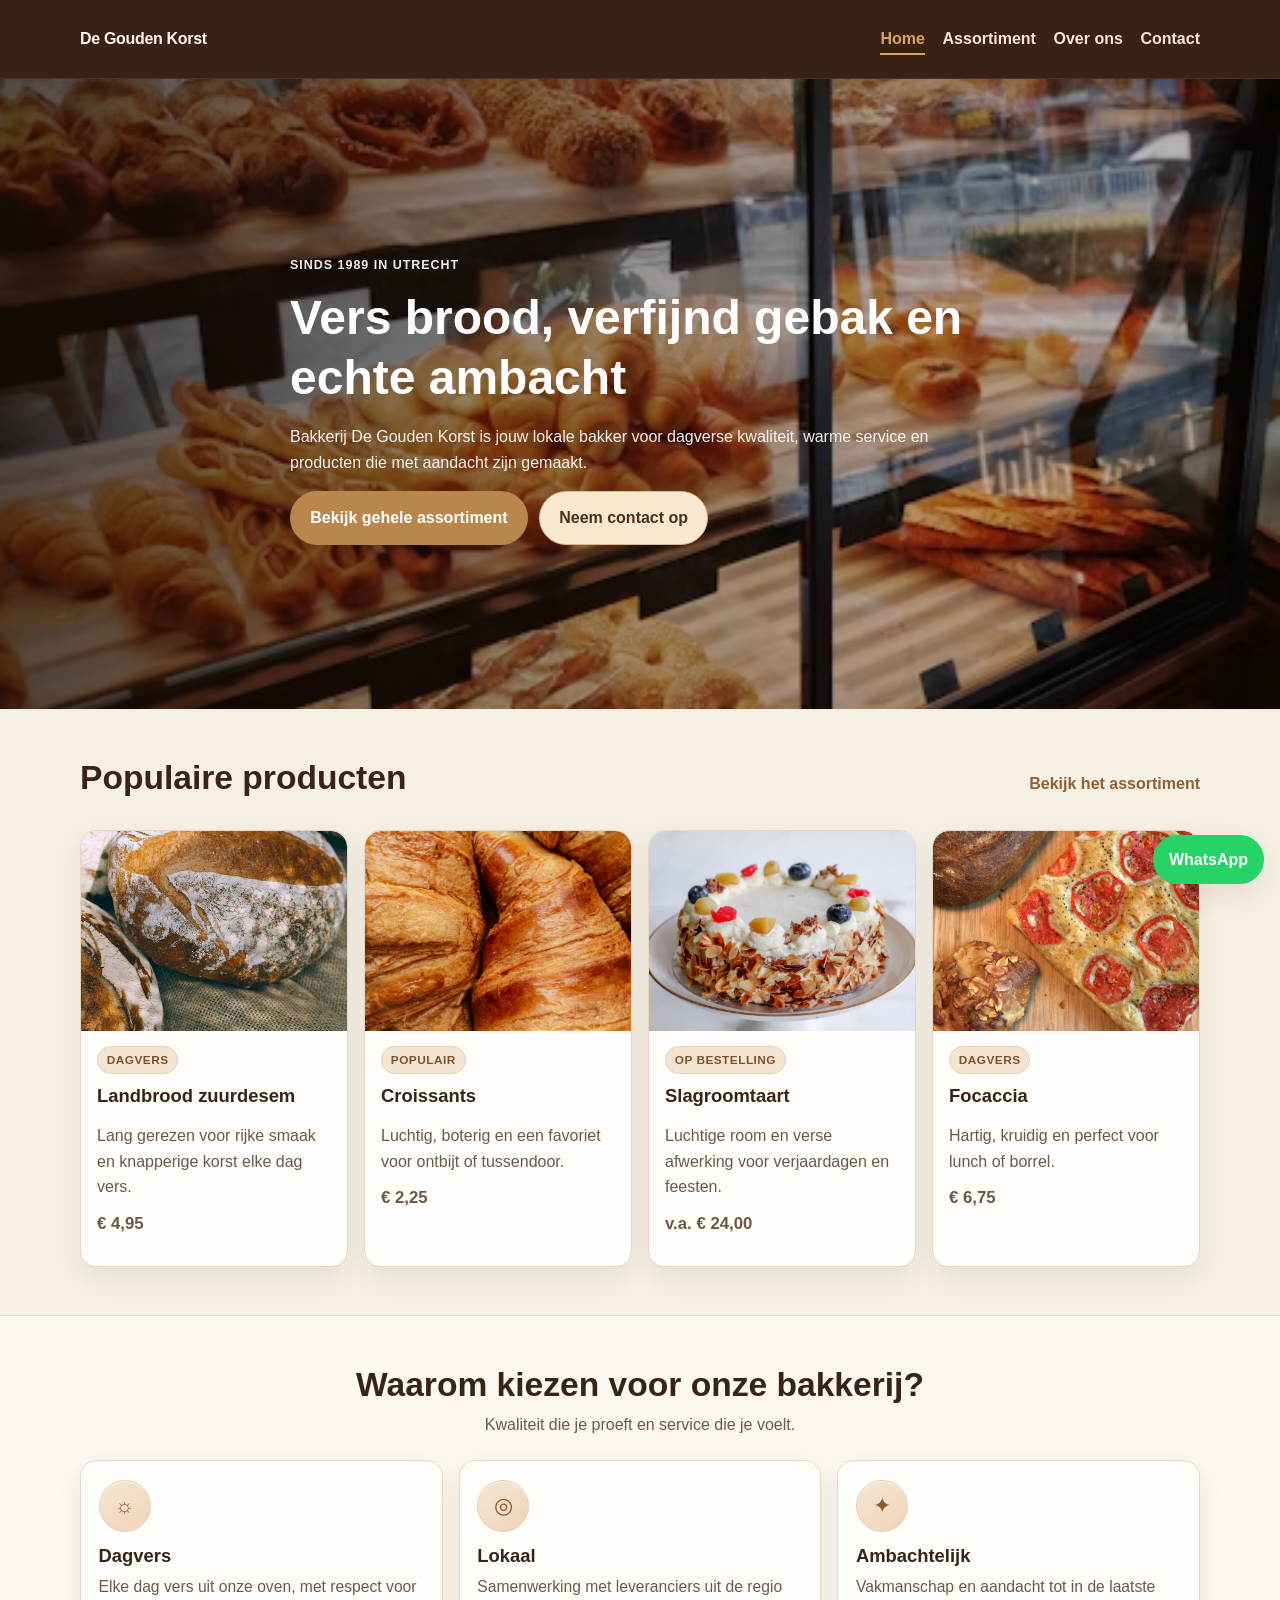
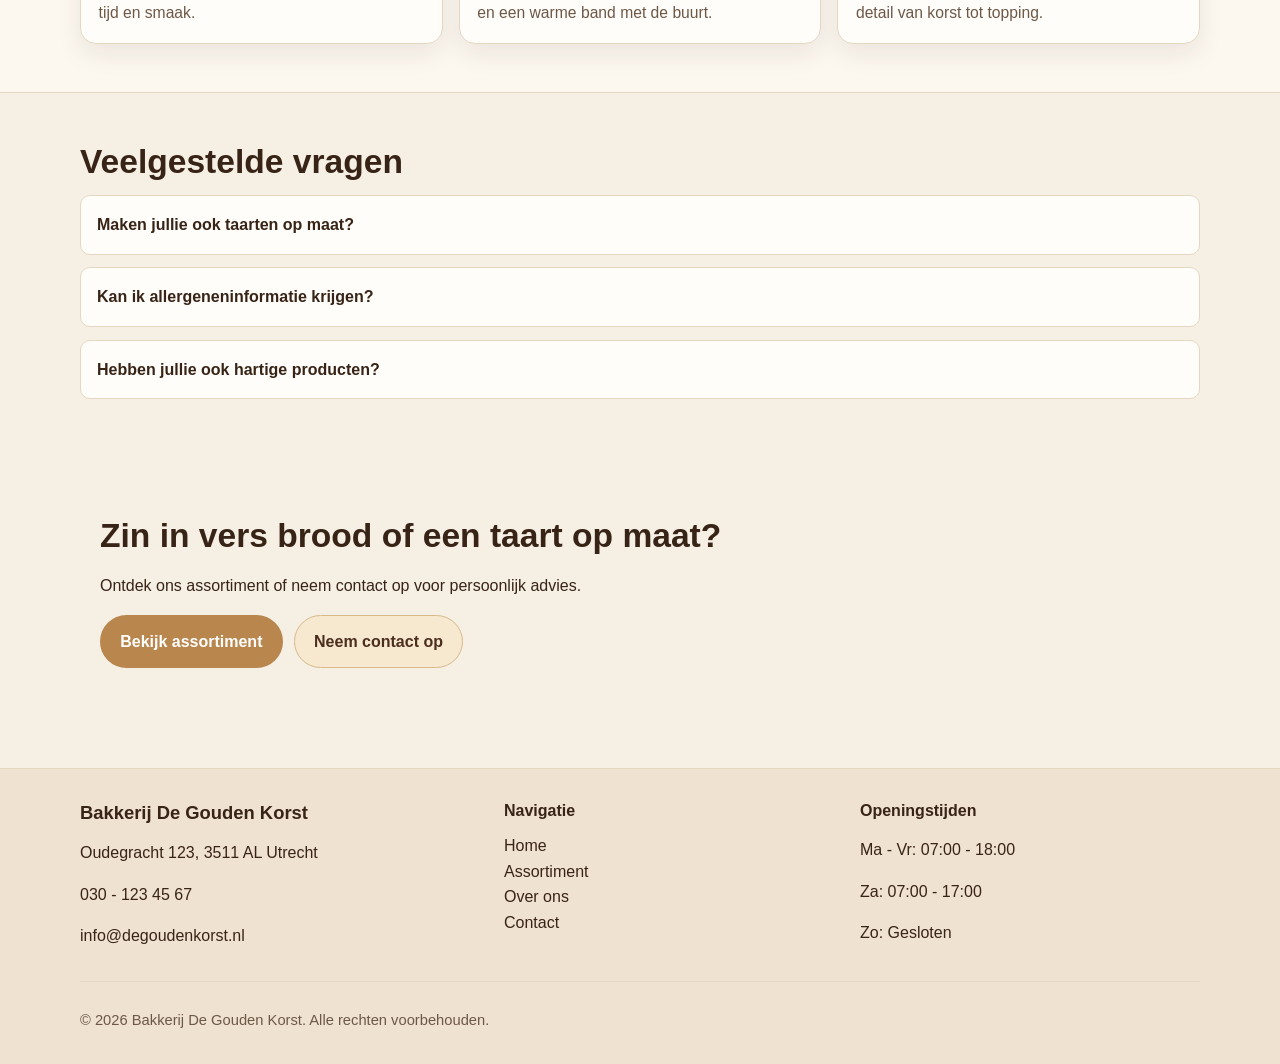
<file: index.html>
<!DOCTYPE html>
<html lang="nl">
<head>
  <meta charset="UTF-8" />
  <meta name="viewport" content="width=device-width, initial-scale=1.0" />
  <title>Bakkerij De Gouden Korst | Ambachtelijke bakkerij in Utrecht</title>
  <meta name="description" content="Bakkerij De Gouden Korst: dagvers brood, hartige specialiteiten en taarten op maat. Ambachtelijk, lokaal en professioneel." />
  <link rel="stylesheet" href="css/style.css" />
  <script defer src="js/main.js"></script>
</head>
<body>
  <header class="site-header">
    <div class="container nav-wrap">
      <a href="index.html" class="logo">De Gouden Korst</a>
      <button class="nav-toggle" aria-label="Open navigatie" aria-expanded="false">
        <span></span><span></span><span></span>
      </button>
      <nav class="site-nav" aria-label="Hoofdnavigatie">
        <ul>
          <li><a class="active" href="index.html">Home</a></li>
          <li><a href="assortiment.html">Assortiment</a></li>
          <li><a href="over-ons.html">Over ons</a></li>
          <li><a href="contact.html">Contact</a></li>
        </ul>
      </nav>
    </div>
  </header>

  <main>
    <section class="hero">
      <img class="hero-bg" src="Images/hero-bakkerij.avif" alt="Ambachtelijke bakkerij met vers brood in de vitrine" />
      <div class="hero-overlay"></div>
      <div class="container hero-content">
        <p class="eyebrow">Sinds 1989 in Utrecht</p>
        <h1>Vers brood, verfijnd gebak en echte ambacht</h1>
        <p>
          Bakkerij De Gouden Korst is jouw lokale bakker voor dagverse kwaliteit,
          warme service en producten die met aandacht zijn gemaakt.
        </p>
        <div class="hero-cta">
          <a class="btn btn-primary" href="assortiment.html">Bekijk gehele assortiment</a>
          <a class="btn btn-secondary" href="contact.html">Neem contact op</a>
        </div>
      </div>
    </section>

       <section class="section home-products">
      <div class="container">
        <div class="section-head">
          <h2>Populaire producten</h2>
          <a class="text-link" href="assortiment.html">Bekijk het assortiment</a>
        </div>

        <div class="assortiment-grid">
          <article class="assortiment-card">
            <img src="Images/zuurdesem-brood.avif" alt="Ambachtelijk zuurdesem landbrood met stevige korst" />
            <div class="assortiment-card-body">
              <span class="product-label">Dagvers</span>
              <h3>Landbrood zuurdesem</h3>
              <p>Lang gerezen voor rijke smaak en knapperige korst elke dag vers.</p>
              <p class="product-price">€ 4,95</p>
            </div>
          </article>

          <article class="assortiment-card">
            <img src="Images/croissants.avif" alt="Goudbruine roomboter croissants" />
            <div class="assortiment-card-body">
              <span class="product-label">Populair</span>
              <h3>Croissants</h3>
              <p>Luchtig, boterig en een favoriet voor ontbijt of tussendoor.</p>
              <p class="product-price">€ 2,25</p>
            </div>
          </article>

          <article class="assortiment-card">
            <img src="Images/slagroomtaart.avif" alt="Feestelijke slagroomtaart met verse decoratie" />
            <div class="assortiment-card-body">
              <span class="product-label">Op bestelling</span>
              <h3>Slagroomtaart</h3>
              <p>Luchtige room en verse afwerking voor verjaardagen en feesten.</p>
              <p class="product-price">v.a. € 24,00</p>
            </div>
          </article>

          <article class="assortiment-card">
            <img src="Images/focaccia.avif" alt="Hartige focaccia met olijfolie en kruiden" />
            <div class="assortiment-card-body">
              <span class="product-label">Dagvers</span>
              <h3>Focaccia</h3>
              <p>Hartig, kruidig en perfect voor lunch of borrel.</p>
              <p class="product-price">€ 6,75</p>
            </div>
          </article>
        </div>
      </div>
    </section>

    <section class="section section-soft home-why">
      <div class="container">
        <h2>Waarom kiezen voor onze bakkerij?</h2>
        <p class="home-why-intro">Kwaliteit die je proeft en service die je voelt.</p>

        <div class="home-benefits-grid">
          <article class="benefit-premium-card">
            <div class="benefit-mark"><span class="benefit-symbol" aria-hidden="true">☼</span></div>
            <h3>Dagvers</h3>
            <p>Elke dag vers uit onze oven, met respect voor tijd en smaak.</p>
          </article>

          <article class="benefit-premium-card">
            <div class="benefit-mark"><span class="benefit-symbol" aria-hidden="true">◎</span></div>
            <h3>Lokaal</h3>
            <p>Samenwerking met leveranciers uit de regio en een warme band met de buurt.</p>
          </article>

          <article class="benefit-premium-card">
            <div class="benefit-mark"><span class="benefit-symbol" aria-hidden="true">✦</span></div>
            <h3>Ambachtelijk</h3>
            <p>Vakmanschap en aandacht tot in de laatste detail van korst tot topping.</p>
          </article>
        </div>
      </div>
    </section>

    <section class="section">
      <div class="container">
        <h2>Veelgestelde vragen</h2>
        <div class="faq-list">
          <article class="faq-item">
            <button class="faq-question" aria-expanded="false">Maken jullie ook taarten op maat?</button>
            <div class="faq-answer">
              <p>Ja, we maken taarten op maat voor verjaardagen, bruiloften en zakelijke events.</p>
            </div>
          </article>

          <article class="faq-item">
            <button class="faq-question" aria-expanded="false">Kan ik allergeneninformatie krijgen?</button>
            <div class="faq-answer">
              <p>Zeker, we geven per product duidelijke informatie over allergenen.</p>
            </div>
          </article>

          <article class="faq-item">
            <button class="faq-question" aria-expanded="false">Hebben jullie ook hartige producten?</button>
            <div class="faq-answer">
              <p>Ja, van focaccia tot wisselende hartige specialiteiten uit eigen keuken.</p>
            </div>
          </article>
        </div>
      </div>
    </section>

    <section class="section">
      <div class="container cta-panel">
        <h2>Zin in vers brood of een taart op maat?</h2>
        <p>Ontdek ons assortiment of neem contact op voor persoonlijk advies.</p>
        <div class="hero-cta">
          <a class="btn btn-primary" href="assortiment.html">Bekijk assortiment</a>
          <a class="btn btn-secondary" href="contact.html">Neem contact op</a>
        </div>
      </div>
    </section>
  </main>

  <a class="whatsapp-btn" href="https://wa.me/31612345678" target="_blank" rel="noopener" aria-label="Open WhatsApp chat met Bakkerij De Gouden Korst">WhatsApp</a>

  <footer class="site-footer">
    <div class="container footer-grid">
      <div>
        <h3>Bakkerij De Gouden Korst</h3>
        <p>Oudegracht 123, 3511 AL Utrecht</p>
        <p><a href="tel:+31301234567">030 - 123 45 67</a></p>
        <p><a href="mailto:info@degoudenkorst.nl">info@degoudenkorst.nl</a></p>
      </div>
      <div>
        <h4>Navigatie</h4>
        <ul>
          <li><a href="index.html">Home</a></li>
          <li><a href="assortiment.html">Assortiment</a></li>
          <li><a href="over-ons.html">Over ons</a></li>
          <li><a href="contact.html">Contact</a></li>
        </ul>
      </div>
      <div>
        <h4>Openingstijden</h4>
        <p>Ma - Vr: 07:00 - 18:00</p>
        <p>Za: 07:00 - 17:00</p>
        <p>Zo: Gesloten</p>
      </div>
    </div>
    <div class="container footer-bottom">
      <p>&copy; 2026 Bakkerij De Gouden Korst. Alle rechten voorbehouden.</p>
    </div>
  </footer>
</body>
</html>
</file>
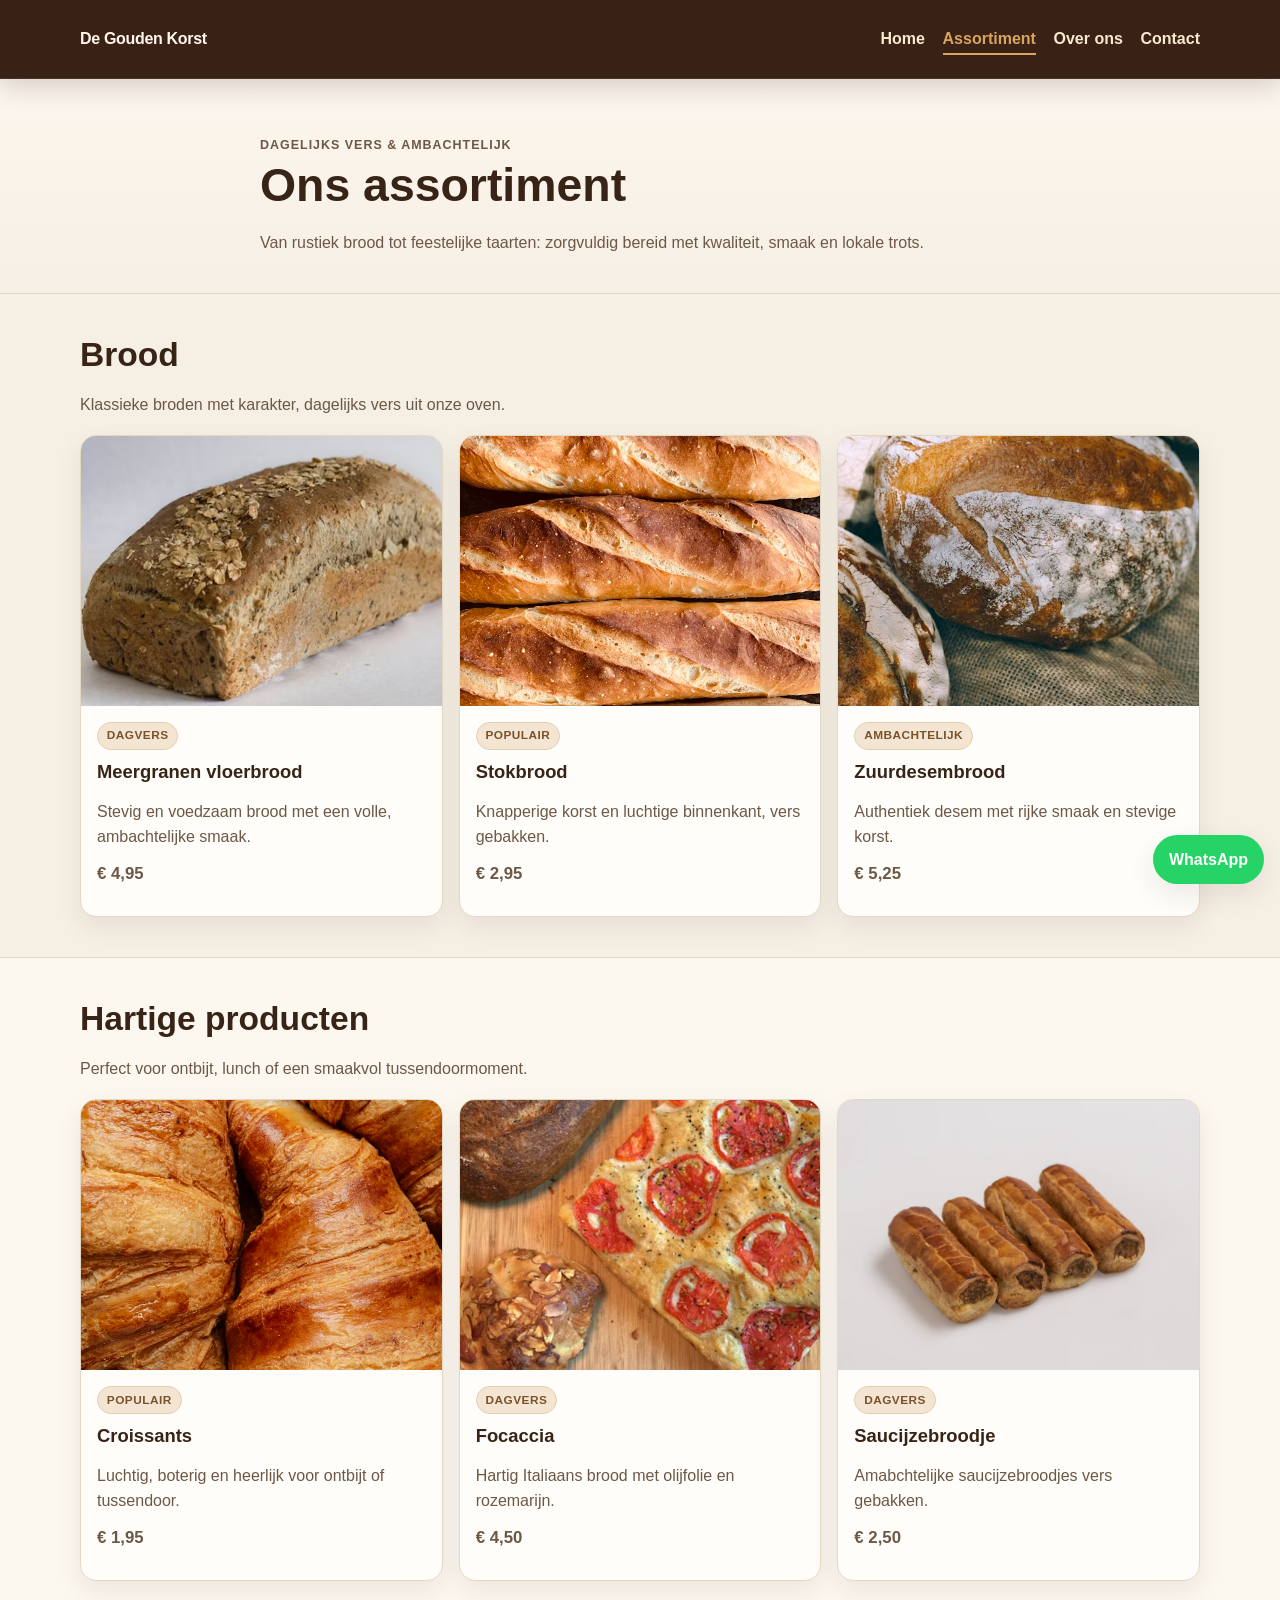
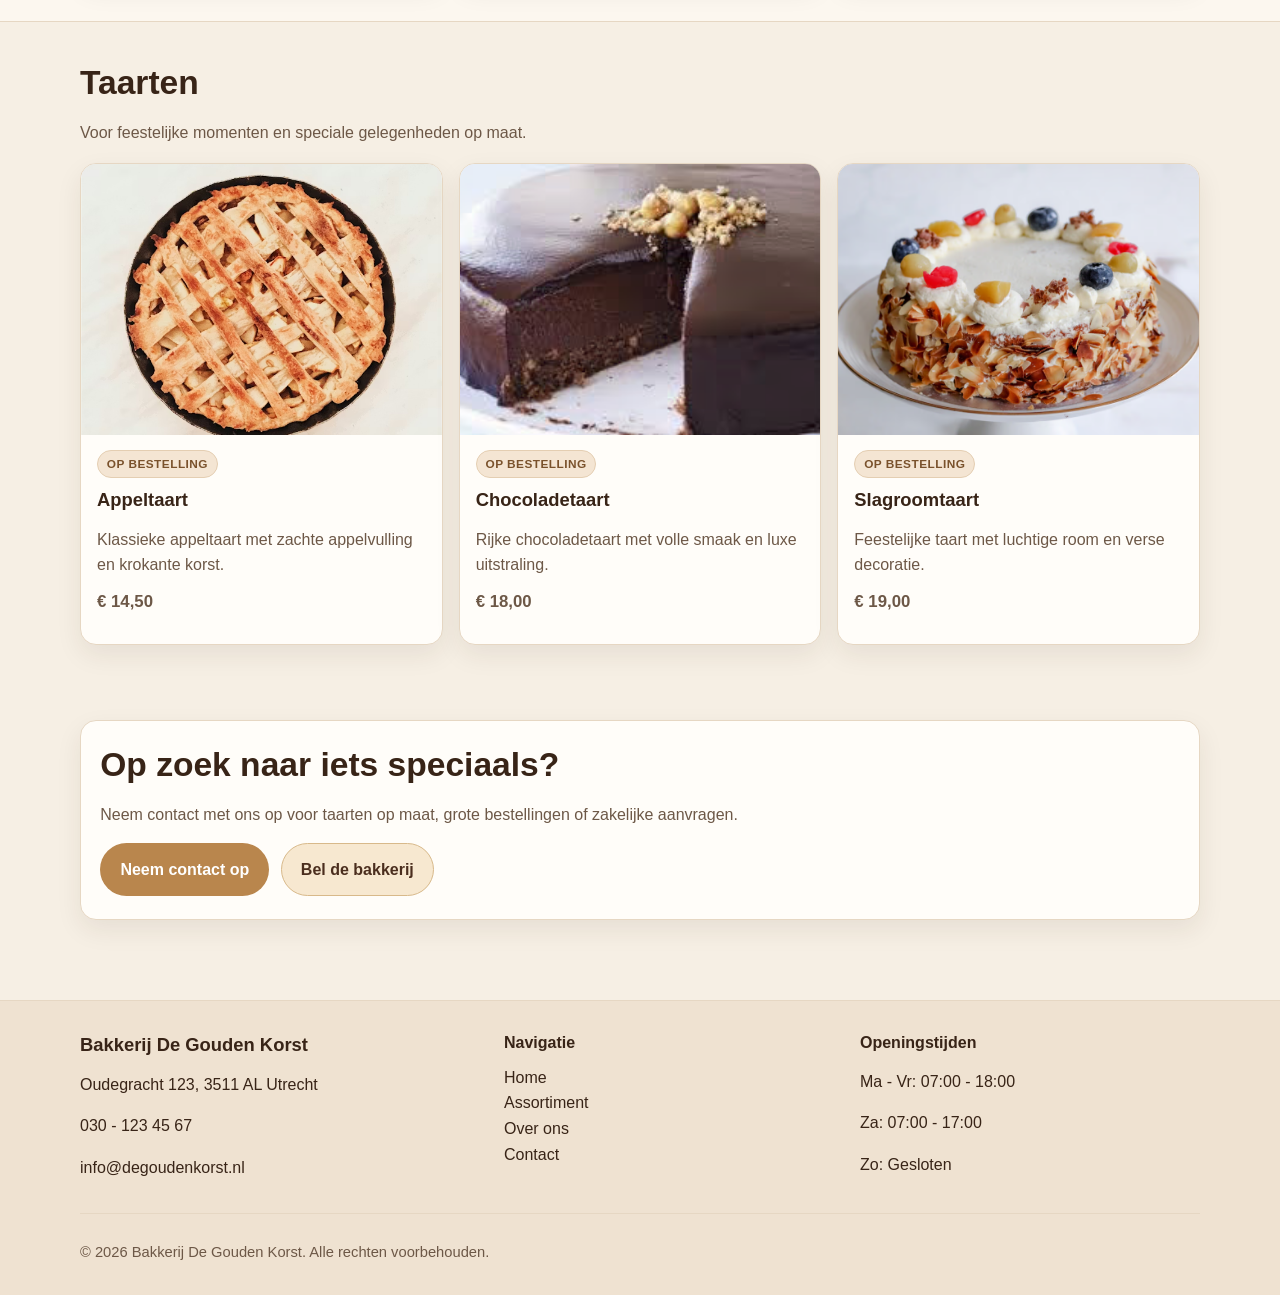
<file: assortiment.html>
<!DOCTYPE html>
<html lang="nl">
<head>
  <meta charset="UTF-8" />
  <meta name="viewport" content="width=device-width, initial-scale=1.0" />
  <title>Assortiment | Bakkerij De Gouden Korst</title>
  <meta name="description" content="Ontdek het assortiment van Bakkerij De Gouden Korst: ambachtelijk brood, hartige producten en taarten, dagelijks vers bereid." />
  <link rel="stylesheet" href="css/style.css" />
  <script defer src="js/main.js"></script>
</head>
<body>
  <header class="site-header">
    <div class="container nav-wrap">
      <a href="index.html" class="logo">De Gouden Korst</a>
      <button class="nav-toggle" aria-label="Open navigatie" aria-expanded="false">
        <span></span><span></span><span></span>
      </button>
      <nav class="site-nav" aria-label="Hoofdnavigatie">
        <ul>
          <li><a href="index.html">Home</a></li>
          <li><a class="active" href="assortiment.html">Assortiment</a></li>
          <li><a href="over-ons.html">Over ons</a></li>
          <li><a href="contact.html">Contact</a></li>
        </ul>
      </nav>
    </div>
  </header>

  <main class="page-main">
    <section class="assortiment-hero">
      <div class="container assortiment-hero-inner">
        <p class="eyebrow">Dagelijks vers & ambachtelijk</p>
        <h1>Ons assortiment</h1>
        <p>
          Van rustiek brood tot feestelijke taarten: zorgvuldig bereid met kwaliteit,
          smaak en lokale trots.
        </p>
      </div>
    </section>

    <section class="section assortiment-section">
      <div class="container">
        <div class="category-head">
          <h2>Brood</h2>
          <p>Klassieke broden met karakter, dagelijks vers uit onze oven.</p>
        </div>

        <div class="assortiment-grid">
          <article class="assortiment-card">
            <img src="Images/meergranen-vloerbrood.avif" alt="Meergranen vloerbrood met rustieke korst" />
            <div class="assortiment-card-body">
              <span class="product-label">Dagvers</span>
              <h3>Meergranen vloerbrood</h3>
              <p>Stevig en voedzaam brood met een volle, ambachtelijke smaak.</p>
              <p class="product-price">€ 4,95</p>
            </div>
          </article>

          <article class="assortiment-card">
            <img src="Images/stokbrood.avif" alt="Vers stokbrood met knapperige korst" />
            <div class="assortiment-card-body">
              <span class="product-label">Populair</span>
              <h3>Stokbrood</h3>
              <p>Knapperige korst en luchtige binnenkant, vers gebakken.</p>
              <p class="product-price">€ 2,95</p>
            </div>
          </article>

          <article class="assortiment-card">
            <img src="Images/zuurdesem-brood.avif" alt="Ambachtelijk zuurdesembrood op houten plank" />
            <div class="assortiment-card-body">
              <span class="product-label">Ambachtelijk</span>
              <h3>Zuurdesembrood</h3>
              <p>Authentiek desem met rijke smaak en stevige korst.</p>
              <p class="product-price">€ 5,25</p>
            </div>
          </article>
        </div>
      </div>
    </section>

    <section class="section assortiment-section section-soft">
      <div class="container">
        <div class="category-head">
          <h2>Hartige producten</h2>
          <p>Perfect voor ontbijt, lunch of een smaakvol tussendoormoment.</p>
        </div>

        <div class="assortiment-grid">
          <article class="assortiment-card">
            <img src="Images/croissants.avif" alt="Goudbruine croissants vers uit de oven" />
            <div class="assortiment-card-body">
              <span class="product-label">Populair</span>
              <h3>Croissants</h3>
              <p>Luchtig, boterig en heerlijk voor ontbijt of tussendoor.</p>
              <p class="product-price">€ 1,95</p>
            </div>
          </article>

          <article class="assortiment-card">
            <img src="Images/focaccia.avif" alt="Focaccia met olijfolie en rozemarijn" />
            <div class="assortiment-card-body">
              <span class="product-label">Dagvers</span>
              <h3>Focaccia</h3>
              <p>Hartig Italiaans brood met olijfolie en rozemarijn.</p>
              <p class="product-price">€ 4,50</p>
            </div>
          </article>
  <article class="assortiment-card">
            <img src="Images/Saucijzebroodjes.avif" alt="Amabchtelijke saucijzebroodjes" />
            <div class="assortiment-card-body">
              <span class="product-label">Dagvers</span>
              <h3>Saucijzebroodje</h3>
              <p>Amabchtelijke saucijzebroodjes vers gebakken.</p>
              <p class="product-price">€ 2,50</p>
            </div>
          </article>
          
        </div>
      </div>
    </section>

    <section class="section assortiment-section">
      <div class="container">
        <div class="category-head">
          <h2>Taarten</h2>
          <p>Voor feestelijke momenten en speciale gelegenheden op maat.</p>
        </div>

        <div class="assortiment-grid">
          <article class="assortiment-card">
            <img src="Images/appel-taart.avif" alt="Klassieke appeltaart met krokante korst" />
            <div class="assortiment-card-body">
              <span class="product-label">Op bestelling</span>
              <h3>Appeltaart</h3>
              <p>Klassieke appeltaart met zachte appelvulling en krokante korst.</p>
              <p class="product-price">€ 14,50</p>
            </div>
          </article>

          <article class="assortiment-card">
            <img src="Images/chocoladetaart.avif" alt="Luxe chocoladetaart met rijke afwerking" />
            <div class="assortiment-card-body">
              <span class="product-label">Op bestelling</span>
              <h3>Chocoladetaart</h3>
              <p>Rijke chocoladetaart met volle smaak en luxe uitstraling.</p>
              <p class="product-price">€ 18,00</p>
            </div>
          </article>

          <article class="assortiment-card">
            <img src="Images/slagroomtaart.avif" alt="Feestelijke slagroomtaart met decoratie" />
            <div class="assortiment-card-body">
              <span class="product-label">Op bestelling</span>
              <h3>Slagroomtaart</h3>
              <p>Feestelijke taart met luchtige room en verse decoratie.</p>
              <p class="product-price">€ 19,00</p>
            </div>
          </article>
        </div>
      </div>
    </section>

    <section class="section assortiment-cta">
      <div class="container assortiment-cta-box">
        <h2>Op zoek naar iets speciaals?</h2>
        <p>Neem contact met ons op voor taarten op maat, grote bestellingen of zakelijke aanvragen.</p>
        <div class="assortiment-cta-actions">
          <a class="btn btn-primary" href="contact.html">Neem contact op</a>
          <a class="btn btn-secondary" href="tel:0301234567">Bel de bakkerij</a>
        </div>
      </div>
    </section>
  </main>

  <a class="whatsapp-btn" href="https://wa.me/31612345678" target="_blank" rel="noopener">WhatsApp</a>

  <footer class="site-footer">
    <div class="container footer-grid">
      <div>
        <h3>Bakkerij De Gouden Korst</h3>
        <p>Oudegracht 123, 3511 AL Utrecht</p>
        <p>030 - 123 45 67</p>
        <p>info@degoudenkorst.nl</p>
      </div>
      <div>
        <h4>Navigatie</h4>
        <ul>
          <li><a href="index.html">Home</a></li>
          <li><a href="assortiment.html">Assortiment</a></li>
          <li><a href="over-ons.html">Over ons</a></li>
          <li><a href="contact.html">Contact</a></li>
        </ul>
      </div>
      <div>
        <h4>Openingstijden</h4>
        <p>Ma - Vr: 07:00 - 18:00</p>
        <p>Za: 07:00 - 17:00</p>
        <p>Zo: Gesloten</p>
      </div>
    </div>
    <div class="container footer-bottom">
      <p>&copy; 2026 Bakkerij De Gouden Korst. Alle rechten voorbehouden.</p>
    </div>
  </footer>
</body>
</html>
</file>
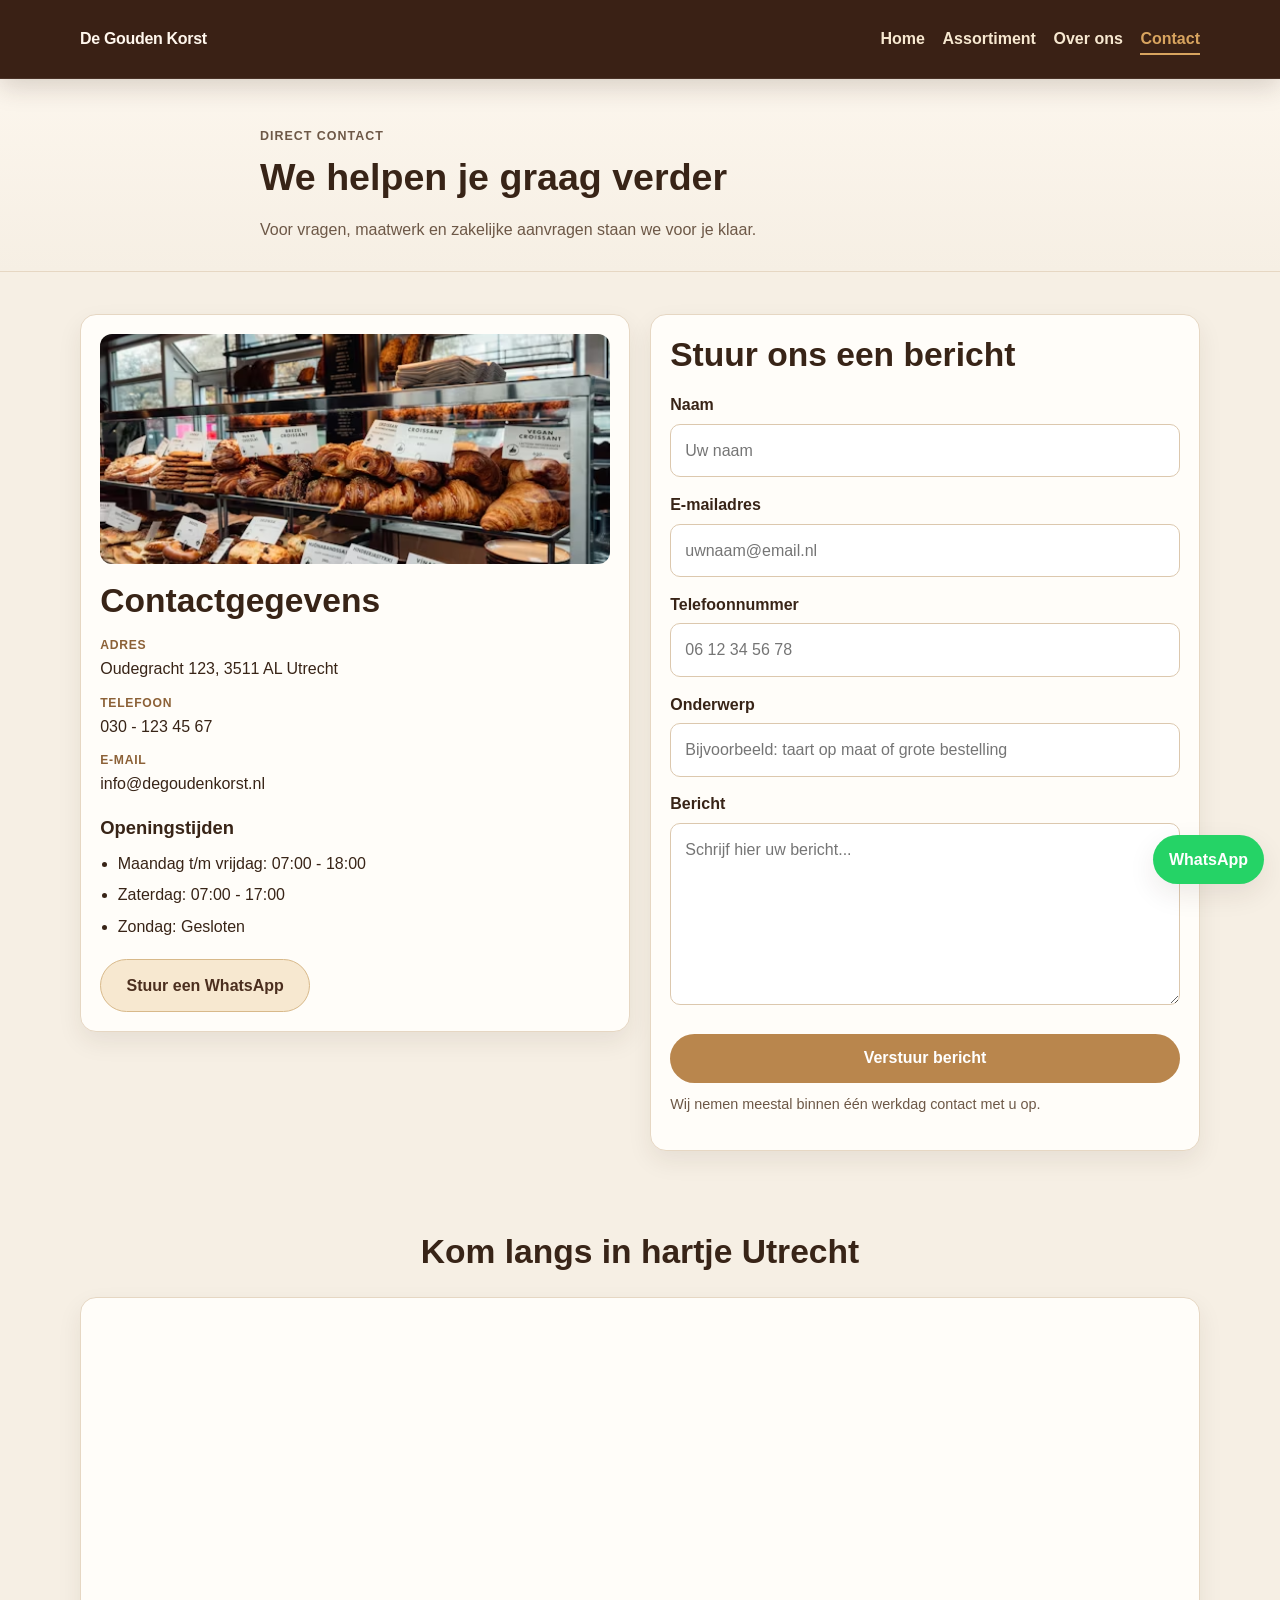
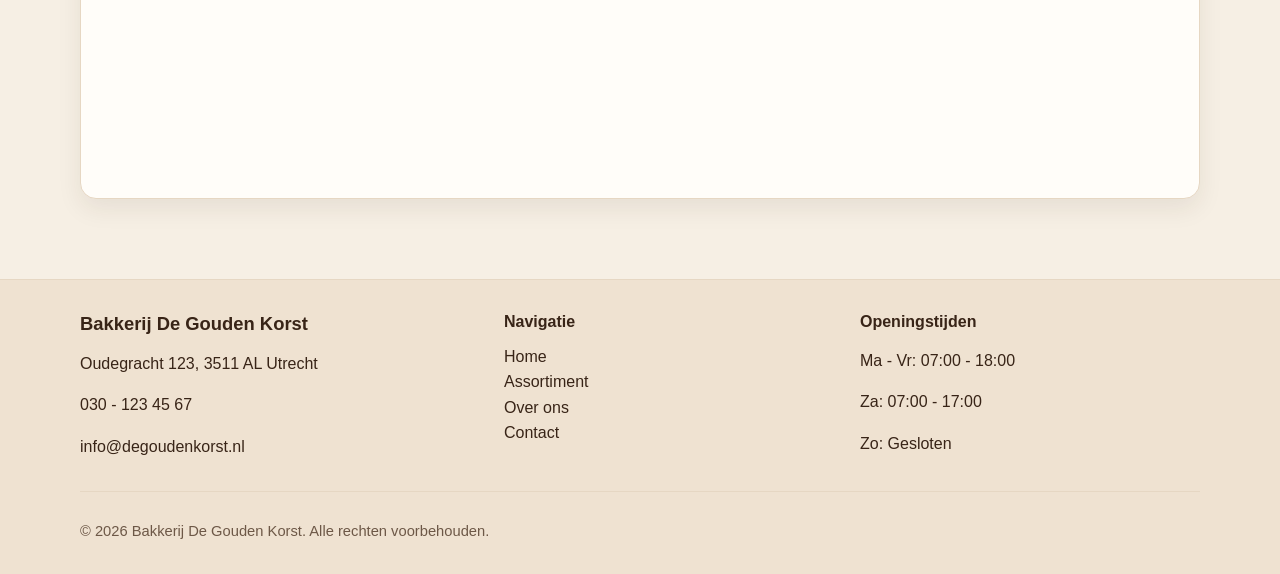
<file: contact.html>
<!DOCTYPE html>
<html lang="nl">
<head>
  <meta charset="UTF-8" />
  <meta name="viewport" content="width=device-width, initial-scale=1.0" />
  <title>Contact | Bakkerij De Gouden Korst</title>
  <meta name="description" content="Neem contact op met Bakkerij De Gouden Korst. Bekijk openingstijden, adres en stuur eenvoudig een bericht." />
  <link rel="stylesheet" href="css/style.css" />
  <script defer src="js/main.js"></script>
</head>
<body>
  <header class="site-header">
    <div class="container nav-wrap">
      <a href="index.html" class="logo">De Gouden Korst</a>
      <button class="nav-toggle" aria-label="Open navigatie" aria-expanded="false">
        <span></span><span></span><span></span>
      </button>
      <nav class="site-nav" aria-label="Hoofdnavigatie">
        <ul>
          <li><a href="index.html">Home</a></li>
          <li><a href="assortiment.html">Assortiment</a></li>
          <li><a href="over-ons.html">Over ons</a></li>
          <li><a class="active" href="contact.html">Contact</a></li>
        </ul>
      </nav>
    </div>
  </header>

<main class="page-main">
  <section class="page-hero contact-hero">
    <div class="container contact-hero-inner">
      <p class="eyebrow">Direct contact</p>
      <h1>We helpen je graag verder</h1>
      <p>Voor vragen, maatwerk en zakelijke aanvragen staan we voor je klaar.</p>
    </div>
  </section>

  <section class="section contact-section">
    <div class="container split contact-split">
      <aside class="contact-info-card">
        <img
          src="Images/bakkerij-interieur.avif"
          alt="Sfeerbeeld van de bakkerij met warme inrichting"
          class="contact-image"
        />

        <h2>Contactgegevens</h2>

        <div class="contact-list">
          <p><span class="contact-label">Adres</span>Oudegracht 123, 3511 AL Utrecht</p>
          <p><span class="contact-label">Telefoon</span>030 - 123 45 67</p>
          <p><span class="contact-label">E-mail</span>info@degoudenkorst.nl</p>
        </div>

        <h3>Openingstijden</h3>
        <ul class="feature-list opening-list">
          <li>Maandag t/m vrijdag: 07:00 - 18:00</li>
          <li>Zaterdag: 07:00 - 17:00</li>
          <li>Zondag: Gesloten</li>
        </ul>

        <a class="btn btn-secondary whatsapp-inline" href="https://wa.me/31612345678" target="_blank" rel="noopener">
          Stuur een WhatsApp
        </a>
      </aside>

      <section class="contact-form-card">
        <h2>Stuur ons een bericht</h2>

        <form class="contact-form" action="https://formspree.io/f/mlgzwryz" method="POST">
          <div class="form-group">
            <label for="naam">Naam</label>
            <input type="text" id="naam" name="naam" placeholder="Uw naam" required />
          </div>

          <div class="form-group">
            <label for="email">E-mailadres</label>
            <input type="email" id="email" name="email" placeholder="uwnaam@email.nl" required />
          </div>

          <div class="form-group">
            <label for="telefoon">Telefoonnummer</label>
            <input type="tel" id="telefoon" name="telefoon" placeholder="06 12 34 56 78" />
          </div>

          <div class="form-group">
            <label for="onderwerp">Onderwerp</label>
            <input
              type="text"
              id="onderwerp"
              name="onderwerp"
              placeholder="Bijvoorbeeld: taart op maat of grote bestelling"
              required
            />
          </div>

          <div class="form-group">
            <label for="bericht">Bericht</label>
            <textarea
              id="bericht"
              name="bericht"
              rows="6"
              placeholder="Schrijf hier uw bericht..."
              required
            ></textarea>
          </div>

          <input type="hidden" name="_subject" value="Nieuw bericht via Bakkerij De Gouden Korst" />

          <button type="submit" class="btn btn-primary form-submit">
            Verstuur bericht
          </button>

          <p class="form-note">
            Wij nemen meestal binnen één werkdag contact met u op.
          </p>
        </form>
      </section>
    </div>
  </section>
<section class="section map-section">
  <div class="container">

    <div class="map-heading">
      <h2>Kom langs in hartje Utrecht</h2>
    </div>

    <div class="map-card">
      <iframe
        src="https://www.google.com/maps?q=Oudegracht%20123%2C%20Utrecht&output=embed"
        width="100%"
        height="500"
        style="border:0;"
        allowfullscreen=""
        loading="lazy"
        referrerpolicy="no-referrer-when-downgrade"
        title="Kaart van Bakkerij De Gouden Korst in Utrecht">
      </iframe>
    </div>

  </div>
</section>

  <a class="whatsapp-btn" href="https://wa.me/31612345678" target="_blank" rel="noopener">WhatsApp</a>

  <footer class="site-footer">
    <div class="container footer-grid">
      <div>
        <h3>Bakkerij De Gouden Korst</h3>
        <p>Oudegracht 123, 3511 AL Utrecht</p>
        <p><a href="tel:+31301234567">030 - 123 45 67</a></p>
        <p><a href="mailto:info@degoudenkorst.nl">info@degoudenkorst.nl</a></p>
      </div>
      <div>
        <h4>Navigatie</h4>
        <ul>
          <li><a href="index.html">Home</a></li>
          <li><a href="assortiment.html">Assortiment</a></li>
          <li><a href="over-ons.html">Over ons</a></li>
          <li><a href="contact.html">Contact</a></li>
        </ul>
      </div>
      <div>
        <h4>Openingstijden</h4>
        <p>Ma - Vr: 07:00 - 18:00</p>
        <p>Za: 07:00 - 17:00</p>
        <p>Zo: Gesloten</p>
      </div>
    </div>
    <div class="container footer-bottom">
      <p>&copy; 2026 Bakkerij De Gouden Korst. Alle rechten voorbehouden.</p>
    </div>
  </footer>
</body>
</html>
</file>
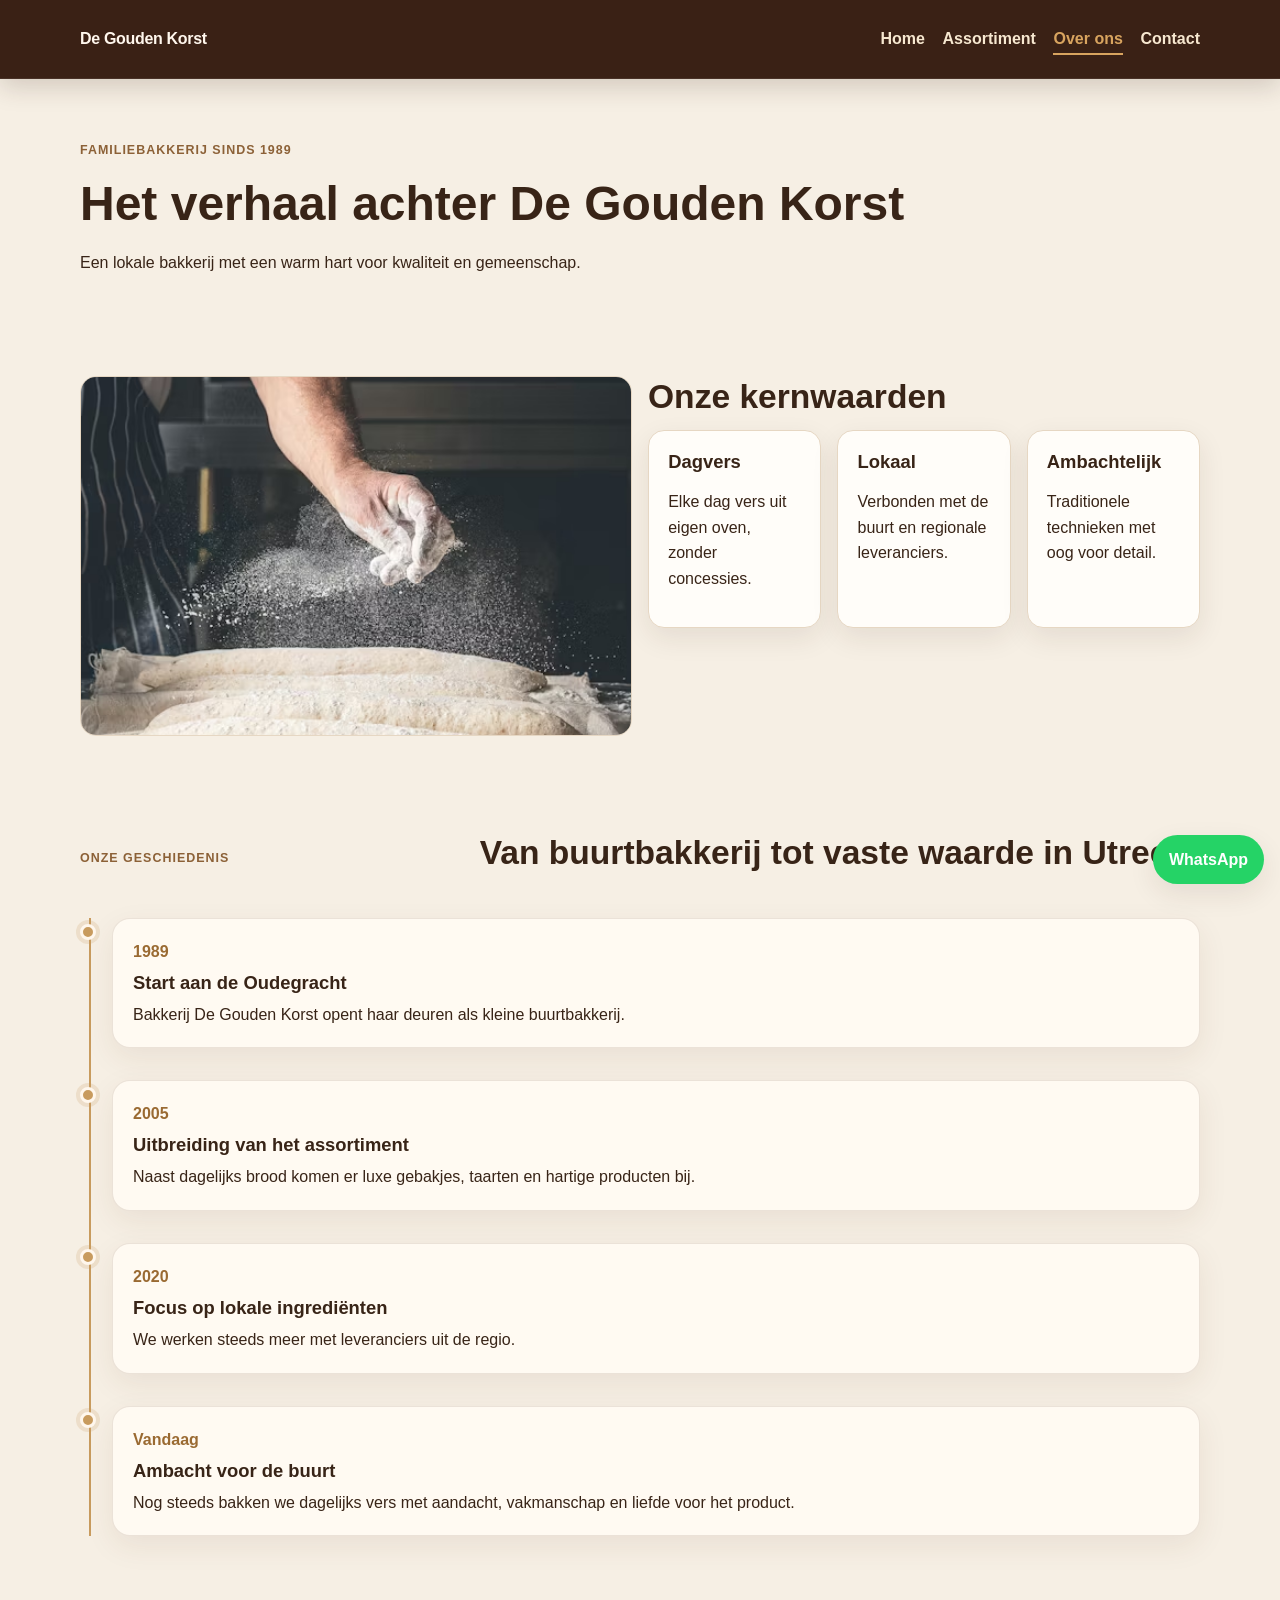
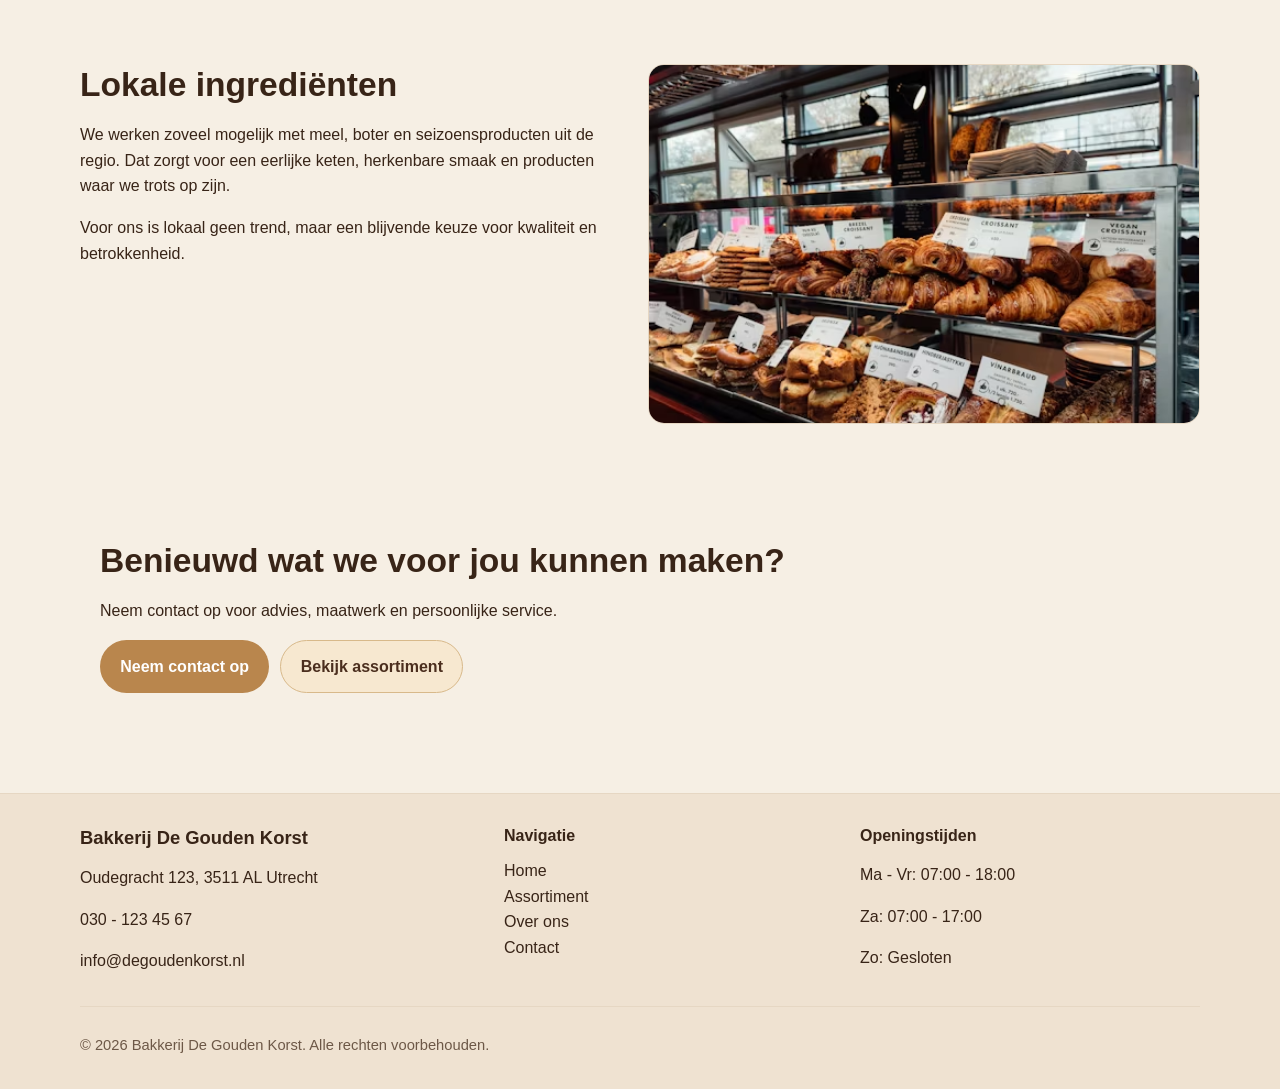
<file: over-ons.html>
<!DOCTYPE html>
<html lang="nl">
<head>
  <meta charset="UTF-8" />
  <meta name="viewport" content="width=device-width, initial-scale=1.0" />
  <title>Over ons | Bakkerij De Gouden Korst</title>
  <meta name="description" content="Leer Bakkerij De Gouden Korst kennen: ons verhaal sinds 1989, lokale ingrediënten en ambachtelijke kernwaarden." />
  <link rel="stylesheet" href="css/style.css" />
  <script defer src="js/main.js"></script>
</head>
<body>
  <header class="site-header">
    <div class="container nav-wrap">
      <a href="index.html" class="logo">De Gouden Korst</a>
      <button class="nav-toggle" aria-label="Open navigatie" aria-expanded="false">
        <span></span><span></span><span></span>
      </button>
      <nav class="site-nav" aria-label="Hoofdnavigatie">
        <ul>
          <li><a href="index.html">Home</a></li>
          <li><a href="assortiment.html">Assortiment</a></li>
          <li><a class="active" href="over-ons.html">Over ons</a></li>
          <li><a href="contact.html">Contact</a></li>
        </ul>
      </nav>
    </div>
  </header>

  <main class="page-main">
    <section class="page-hero">
      <div class="container">
        <p class="eyebrow">Familiebakkerij sinds 1989</p>
        <h1>Het verhaal achter De Gouden Korst</h1>
        <p>Een lokale bakkerij met een warm hart voor kwaliteit en gemeenschap.</p>
      </div>
    </section>

    <section class="section">
      <div class="container split">
        <div>
          <img src="Images/bakker-werk.avif" alt="Bakker aan het werk met deeg in de bakkerij" class="rounded-image" />
        </div>
        <div>
          <h2>Onze kernwaarden</h2>
          <div class="values-grid">
            <article class="value-card"><h3>Dagvers</h3><p>Elke dag vers uit eigen oven, zonder concessies.</p></article>
            <article class="value-card"><h3>Lokaal</h3><p>Verbonden met de buurt en regionale leveranciers.</p></article>
            <article class="value-card"><h3>Ambachtelijk</h3><p>Traditionele technieken met oog voor detail.</p></article>
          </div>
        </div>
      </div>
    </section>

<section class="section">
  <div class="container">
    <div class="section-head">
      <p class="eyebrow">Onze geschiedenis</p>
      <h2>Van buurtbakkerij tot vaste waarde in Utrecht</h2>
    </div>

    <div class="timeline">
      <article class="timeline-item">
        <div class="timeline-marker"></div>
        <div class="timeline-content">
          <span class="timeline-year">1989</span>
          <h3>Start aan de Oudegracht</h3>
          <p>Bakkerij De Gouden Korst opent haar deuren als kleine buurtbakkerij.</p>
        </div>
      </article>

      <article class="timeline-item">
        <div class="timeline-marker"></div>
        <div class="timeline-content">
          <span class="timeline-year">2005</span>
          <h3>Uitbreiding van het assortiment</h3>
          <p>Naast dagelijks brood komen er luxe gebakjes, taarten en hartige producten bij.</p>
        </div>
      </article>

      <article class="timeline-item">
        <div class="timeline-marker"></div>
        <div class="timeline-content">
          <span class="timeline-year">2020</span>
          <h3>Focus op lokale ingrediënten</h3>
          <p>We werken steeds meer met leveranciers uit de regio.</p>
        </div>
      </article>

      <article class="timeline-item">
        <div class="timeline-marker"></div>
        <div class="timeline-content">
          <span class="timeline-year">Vandaag</span>
          <h3>Ambacht voor de buurt</h3>
          <p>Nog steeds bakken we dagelijks vers met aandacht, vakmanschap en liefde voor het product.</p>
        </div>
      </article>
    </div>
  </div>
</section>

    <section class="section">
      <div class="container split">
        <div>
          <h2>Lokale ingrediënten</h2>
          <p>
            We werken zoveel mogelijk met meel, boter en seizoensproducten uit de regio.
            Dat zorgt voor een eerlijke keten, herkenbare smaak en producten waar we trots op zijn.
          </p>
          <p>
            Voor ons is lokaal geen trend, maar een blijvende keuze voor kwaliteit en betrokkenheid.
          </p>
        </div>
        <div>
          <img src="Images/bakkerij-interieur.avif" alt="Interieur van de bakkerij met brood in de vitrines" class="rounded-image" />
        </div>
      </div>
    </section>

    <section class="section">
      <div class="container cta-panel">
        <h2>Benieuwd wat we voor jou kunnen maken?</h2>
        <p>Neem contact op voor advies, maatwerk en persoonlijke service.</p>
        <div class="hero-cta">
          <a class="btn btn-primary" href="contact.html">Neem contact op</a>
          <a class="btn btn-secondary" href="assortiment.html">Bekijk assortiment</a>
        </div>
      </div>
    </section>
  </main>

  <a class="whatsapp-btn" href="https://wa.me/31612345678" target="_blank" rel="noopener">WhatsApp</a>

  <footer class="site-footer">
    <div class="container footer-grid">
      <div>
        <h3>Bakkerij De Gouden Korst</h3>
        <p>Oudegracht 123, 3511 AL Utrecht</p>
        <p><a href="tel:+31301234567">030 - 123 45 67</a></p>
        <p><a href="mailto:info@degoudenkorst.nl">info@degoudenkorst.nl</a></p>
      </div>
      <div>
        <h4>Navigatie</h4>
        <ul>
          <li><a href="index.html">Home</a></li>
          <li><a href="assortiment.html">Assortiment</a></li>
          <li><a href="over-ons.html">Over ons</a></li>
          <li><a href="contact.html">Contact</a></li>
        </ul>
      </div>
      <div>
        <h4>Openingstijden</h4>
        <p>Ma - Vr: 07:00 - 18:00</p>
        <p>Za: 07:00 - 17:00</p>
        <p>Zo: Gesloten</p>
      </div>
    </div>
    <div class="container footer-bottom">
      <p>&copy; 2026 Bakkerij De Gouden Korst. Alle rechten voorbehouden.</p>
    </div>
  </footer>
</body>
</html>
</file>
<file: css/style.css>
:root {
  --bg: #f6efe4;
  --bg-soft: #fcf7ef;
  --text: #382417;
  --text-muted: #6d5847;
  --accent: #b9864d;
  --accent-dark: #8c6137;
  --line: #e6d7c3;
  --card: #fffdf9;
  --radius: 16px;
  --radius-sm: 10px;
  --shadow: 0 10px 28px rgba(56, 36, 23, 0.09);
  --container: 1120px;
}

*,
*::before,
*::after {
  box-sizing: border-box;
}

body {
  margin: 0;
  font-family: "Segoe UI", Tahoma, Arial, sans-serif;
  background: var(--bg);
  color: var(--text);
  line-height: 1.6;
}

img {
  max-width: 100%;
  display: block;
  object-fit: cover; /* Belangrijk: voorkomt vervorming */
}

.container {
  width: min(100% - 2rem, var(--container));
  margin-inline: auto;
}

h1, h2, h3, h4 {
  margin: 0 0 0.75rem;
  line-height: 1.25;
}

h1 { font-size: clamp(2rem, 4vw, 3rem); }
h2 { font-size: clamp(1.45rem, 2.8vw, 2.1rem); }
h3 { font-size: 1.15rem; }

.eyebrow {
  text-transform: uppercase;
  letter-spacing: 0.08em;
  font-size: 0.78rem;
  color: var(--accent-dark);
  font-weight: 700;
}

.section {
  padding: 3rem 0;
}

.section-soft {
  background: var(--bg-soft);
  border-top: 1px solid var(--line);
  border-bottom: 1px solid var(--line);
}

.page-hero {
  padding: 3.1rem 0 2.3rem;
}

/* Header */
.site-header {
  position: sticky;
  top: 0;
  z-index: 100;
  background: #3A2115;
  backdrop-filter: blur(6px);
  border-bottom: 1px solid rgba(255, 255, 255, 0.08);
  box-shadow: 0 8px 24px rgba(58, 33, 21, 0.18);
}

.nav-wrap {
  min-height: 78px;
  display: flex;
  align-items: center;
  justify-content: space-between;
}

.logo {
  color: #FFF7ED;
  text-decoration: none;
  font-weight: 800;
  letter-spacing: -0.02em;
}

.site-nav ul {
  margin: 0;
  padding: 0;
  list-style: none;
  display: flex;
  gap: 1.1rem;
}

.site-nav a {
  text-decoration: none;
  color: #F7E8D0;
  font-weight: 600;
  border-bottom: 2px solid transparent;
  padding-bottom: 0.35rem;
}

.site-nav a:hover,
.site-nav a.active {
  color: #D8A45F;
  border-bottom-color: #D8A45F;
}

.nav-toggle {
  display: none;
  width: 42px;
  height: 42px;
  border: 0;
  background: transparent;
  cursor: pointer;
  padding: 0;
}

.nav-toggle span {
  display: block;
  width: 22px;
  height: 2px;
  margin: 5px auto;
  background: #FFF7ED;
}

/* Hero */
.hero {
  position: relative;
  min-height: 70vh;
  display: grid;
  align-items: center;
  overflow: hidden;
}

.hero-bg {
  position: absolute;
  inset: 0;
  width: 100%;
  height: 100%;
}

.hero-overlay {
  position: absolute;
  inset: 0;
  background: linear-gradient(100deg, rgba(25, 14, 7, 0.7) 0%, rgba(25, 14, 7, 0.38) 55%, rgba(25, 14, 7, 0.18) 100%);
}

.hero-content {
  position: relative;
  z-index: 1;
  max-width: 700px;
  color: #fff;
  padding: 4.6rem 0;
}

.hero-content p {
  color: rgba(255, 255, 255, 0.93);
}

.hero-cta {
  display: flex;
  flex-wrap: wrap;
  gap: 0.7rem;
  margin-top: 1rem;
}

/* Buttons */
.btn {
  display: inline-block;
  border-radius: 999px;
  padding: 0.8rem 1.2rem;
  text-decoration: none;
  border: 1px solid transparent;
  font-weight: 700;
  cursor: pointer;
  transition: 0.2s ease;
}

.btn-primary {
  background: var(--accent);
  color: #fff;
}

.btn-primary:hover { background: var(--accent-dark); }

.btn-secondary {
background: #F7E8D0;
  color: #4B2E1E;
  border: 1px solid #D8B98A;
}

.btn-secondary:hover { background: var(--accent-dark); }


.text-link {
  text-decoration: none;
  color: var(--accent-dark);
  font-weight: 700;
}

/* Grids/cards */
.section-head {
  display: flex;
  justify-content: space-between;
  align-items: center;
  gap: 1rem;
  margin-bottom: 1rem;
}

.cards-grid {
  display: grid;
  grid-template-columns: repeat(4, minmax(0, 1fr));
  gap: 1rem;
}

.product-card,
.benefit-card,
.value-card,
.contact-info-card,
.contact-form-card,
.cta-panel,
.map-section {
  padding-top: 2rem;
}

.map-heading {
  text-align: center;
  margin-bottom: 1.5rem;
}

.map-card {
  width: 100%;
  border-radius: 0;
  overflow: hidden;
}

.map-card iframe {
  width: 100%;
  display: block;
}

.product-card {
  overflow: hidden;
}

.product-card img {
  width: 100%;
  height: 190px;
}

.product-body {
  padding: 0.95rem;
}

.price {
  color: var(--accent-dark);
  font-weight: 800;
}

.benefits-grid,
.values-grid {
  display: grid;
  grid-template-columns: repeat(3, minmax(0, 1fr));
  gap: 1rem;
}

.benefit-card,
.value-card {
  background: var(--card);
  border: 1px solid var(--line);
  border-radius: var(--radius);
  padding: 1.2rem;
  box-shadow: var(--shadow);
}

.cta-panel {
  padding: 1.25rem;
}

.mt { margin-top: 2rem; }

/* FAQ */
.faq-list {
  display: grid;
  gap: 0.8rem;
}

.faq-item {
  border: 1px solid var(--line);
  border-radius: var(--radius-sm);
  background: var(--card);
  overflow: hidden;
}

.faq-question {
  width: 100%;
  text-align: left;
  border: 0;
  background: transparent;
  color: var(--text);
  font: inherit;
  font-weight: 700;
  padding: 1rem;
  cursor: pointer;
}

.faq-answer {
  display: none;
  padding: 0 1rem 1rem;
}

.faq-item.open .faq-answer {
  display: block;
}

/* Split layouts */
.split {
  display: grid;
  grid-template-columns: 1fr 1fr;
  gap: 1rem;
  align-items: start;
}

.rounded-image {
  width: 100%;
  height: 360px;
  border-radius: var(--radius);
  border: 1px solid var(--line);
}

.timeline {
  position: relative;
  margin-top: 2rem;
  padding-left: 2rem;
}

.timeline::before {
  content: "";
  position: absolute;
  left: 0.55rem;
  top: 0;
  bottom: 0;
  width: 2px;
  background: #c89b5e;
}

.timeline-item {
  position: relative;
  margin-bottom: 2rem;
}

.timeline-marker {
  position: absolute;
  left: -2rem;
  top: 0.4rem;
  width: 1rem;
  height: 1rem;
  background: #c89b5e;
  border: 3px solid #fff7ed;
  border-radius: 50%;
  box-shadow: 0 0 0 4px rgba(200, 155, 94, 0.2);
}

.timeline-content {
  background: #fffaf2;
  border: 1px solid rgba(90, 55, 28, 0.12);
  border-radius: 18px;
  padding: 1.25rem;
  box-shadow: 0 10px 30px rgba(90, 55, 28, 0.08);
}

.timeline-year {
  display: inline-block;
  margin-bottom: 0.4rem;
  color: #9a6a32;
  font-weight: 700;
}

.timeline-content h3 {
  margin: 0 0 0.5rem;
}

.timeline-content p {
  margin: 0;
}

@media (max-width: 700px) {
  .timeline {
    padding-left: 1.5rem;
  }

  .timeline-marker {
    left: -1.5rem;
  }
}

.contact-info-card,
.contact-form-card {
  padding: 1rem;
}

.contact-image {
  width: 100%;
  height: 220px;
  border-radius: var(--radius-sm);
  margin-bottom: 1rem;
}

.feature-list {
  padding-left: 1.1rem;
  margin: 0 0 1rem;
}

.contact-form label {
  display: block;
  margin: 0.75rem 0 0.3rem;
  font-weight: 600;
}

.contact-form input,
.contact-form textarea {
  width: 100%;
  border: 1px solid #d8c6af;
  border-radius: var(--radius-sm);
  padding: 0.72rem;
  font: inherit;
  color: var(--text);
  background: #fff;
}

.contact-form input:focus,
.contact-form textarea:focus {
  outline: 2px solid #d8ae7f;
  outline-offset: 1px;
}


/* Footer */
.site-footer {
  margin-top: 2rem;
  background: #efe2d1;
  border-top: 1px solid var(--line);
  padding-top: 2rem;
}

.footer-grid {
  display: grid;
  grid-template-columns: 1.2fr 1fr 1fr;
  gap: 1rem;
  padding-bottom: 1rem;
}

.site-footer ul {
  list-style: none;
  margin: 0;
  padding: 0;
}

.site-footer a {
  text-decoration: none;
  color: var(--text);
}

.site-footer a:hover {
  text-decoration: underline;
}

.footer-bottom {
  border-top: 1px solid var(--line);
  color: var(--text-muted);
  font-size: 0.92rem;
  padding: 0.8rem 0 1rem;
}

/* WhatsApp */
.whatsapp-btn {
  position: fixed;
  right: 1rem;
  bottom: 1rem;
  background: #25d366;
  color: #fff;
  text-decoration: none;
  font-weight: 700;
  border-radius: 999px;
  padding: 0.72rem 1rem;
  box-shadow: var(--shadow);
  z-index: 120;
}

/* Responsive */
@media (max-width: 1024px) {
  .cards-grid { grid-template-columns: repeat(2, minmax(0, 1fr)); }
  .benefits-grid,
  .values-grid,
  .split,
  .footer-grid {
    grid-template-columns: 1fr;
  }
  .rounded-image { height: 300px; }
}

@media (max-width: 760px) {
  .nav-toggle { display: inline-block; }

  .site-nav {
    position: absolute;
    top: 78px;
    left: 0;
    right: 0;
    background: #f8efe4;
    border-bottom: 1px solid var(--line);
    display: none;
    padding: 0.8rem 1rem;
  }

  .site-nav.open { display: block; }

  .site-nav ul {
    flex-direction: column;
    gap: 0.45rem;
  }

  .hero { min-height: 62vh; }
  .hero-content { padding: 3.6rem 0; }
  .cards-grid { grid-template-columns: 1fr; }
}

/* Contact hero */
.contact-hero {
  background: linear-gradient(180deg, #fcf6ed 0%, #f6efe4 100%);
  border-bottom: 1px solid var(--line);
  padding: 2.2rem 0 1.8rem;
}

.contact-hero-inner {
  max-width: 760px;
}

.contact-hero .eyebrow {
  margin-bottom: 0.45rem;
}

.contact-hero h1 {
  font-size: clamp(1.75rem, 3vw, 2.35rem);
  margin-bottom: 0.55rem;
}

.contact-hero p {
  color: var(--text-muted);
  margin-bottom: 0;
}

/* Contact section/cards */
.contact-section {
  padding-top: 2.6rem;
}

.contact-split {
  display: grid;
  grid-template-columns: 1fr 1fr;
  gap: 1.25rem;
  align-items: start;
}

.contact-info-card,
.contact-form-card {
  background: #fffdf9;
  border: 1px solid var(--line);
  border-radius: 16px;
  box-shadow: 0 10px 24px rgba(56, 36, 23, 0.08);
  padding: 1.2rem;
}

.contact-image {
  width: 100%;
  height: 230px;
  border-radius: 12px;
  margin-bottom: 1rem;
  object-fit: cover;
}

/* Left column content */
.contact-list {
  display: grid;
  gap: 0.75rem;
  margin: 0.9rem 0 1.2rem;
}

.contact-list p {
  margin: 0;
  line-height: 1.55;
}

.contact-label {
  display: block;
  font-size: 0.76rem;
  text-transform: uppercase;
  letter-spacing: 0.06em;
  color: var(--accent-dark);
  font-weight: 700;
  margin-bottom: 0.12rem;
}

.opening-list {
  margin-top: 0.5rem;
  margin-bottom: 1.25rem;
  display: grid;
  gap: 0.35rem;
}

.whatsapp-inline {
  display: inline-block;
  min-width: 210px;
  text-align: center;
}

/* Form right column */
.contact-form-card h2 {
  margin-bottom: 1rem;
}

.contact-form .form-group {
  margin-bottom: 0.9rem;
}

.contact-form label {
  display: block;
  margin: 0 0 0.38rem;
  font-weight: 600;
}

.contact-form input,
.contact-form textarea {
  width: 100%;
  border: 1px solid #dcc8ae;
  border-radius: 10px;
  padding: 0.82rem 0.88rem;
  font: inherit;
  color: var(--text);
  background: #fff;
}

.contact-form textarea {
  resize: vertical;
  min-height: 140px;
}

.contact-form input:focus,
.contact-form textarea:focus {
  outline: 2px solid #d9ad7b;
  outline-offset: 1px;
}

.form-submit {
  width: 100%;
  margin-top: 0.45rem;
  padding: 0.9rem 1rem;
  font-size: 1rem;
}

.form-note {
  margin-top: 0.72rem;
  color: var(--text-muted);
  font-size: 0.9rem;
  line-height: 1.5;
}

/* Map section refinement */
.map-section {
  padding-top: 2rem;
}

.map-card {
  overflow: hidden;
  border-radius: 16px;
  border: 1px solid var(--line);
  box-shadow: 0 10px 24px rgba(56, 36, 23, 0.08);
  background: #fffdf9;
}

/* Responsive */
@media (max-width: 1024px) {
  .contact-split {
    grid-template-columns: 1fr;
  }

  .contact-image {
    height: 250px;
  }
}

@media (max-width: 760px) {
  .contact-hero {
    padding: 1.8rem 0 1.4rem;
  }

  .contact-info-card,
  .contact-form-card {
    padding: 1rem;
  }

  .contact-image {
    height: 210px;
  }
}
/* ===== Assortiment page refresh ===== */
.assortiment-hero {
  background: linear-gradient(180deg, #fcf6ee 0%, #f6efe4 100%);
  border-bottom: 1px solid var(--line);
  padding: 2.8rem 0 2.3rem;
}

.assortiment-hero-inner {
  max-width: 760px;
}

.assortiment-hero h1 {
  font-size: clamp(2rem, 3.8vw, 2.9rem);
  margin-bottom: 0.55rem;
}

.assortiment-hero p {
  color: var(--text-muted);
  margin-bottom: 0;
}

.assortiment-section {
  padding-top: 2.5rem;
  padding-bottom: 2.5rem;
}

.category-head {
  margin-bottom: 1.1rem;
}

.category-head p {
  color: var(--text-muted);
  max-width: 760px;
  margin-bottom: 0;
}

.assortiment-grid {
  display: grid;
  grid-template-columns: repeat(3, minmax(0, 1fr));
  gap: 1rem;
}

.assortiment-grid-2 {
  grid-template-columns: repeat(2, minmax(0, 1fr));
}

.assortiment-card {
  background: #fffdf9;
  border: 1px solid var(--line);
  border-radius: 16px;
  box-shadow: 0 10px 26px rgba(56, 36, 23, 0.08);
  overflow: hidden;
  transition: transform 0.2s ease, box-shadow 0.2s ease;
}

.assortiment-card:hover {
  transform: translateY(-4px);
  box-shadow: 0 14px 30px rgba(56, 36, 23, 0.12);
}

.assortiment-card img {
  width: 100%;
  aspect-ratio: 4 / 3;
  object-fit: cover;
  display: block;
}

.assortiment-card-body {
  padding: 0.95rem 1rem 1.05rem;
}

.product-label {
  display: inline-block;
  font-size: 0.74rem;
  font-weight: 700;
  letter-spacing: 0.04em;
  text-transform: uppercase;
  color: #7a522c;
  background: #f4e5d3;
  border: 1px solid #e4ceb2;
  border-radius: 999px;
  padding: 0.22rem 0.55rem;
  margin-bottom: 0.6rem;
}

.assortiment-card h3 {
  margin-bottom: 0.35rem;
}

.assortiment-card p {
  margin-bottom: 0.7rem;
  color: var(--text-muted);
}

.product-price {
  margin: 0;
  color: var(--accent-dark);
  font-weight: 800;
  font-size: 1.05rem;
}

.assortiment-cta {
  padding-top: 2.2rem;
}

.assortiment-cta-box {
  background: #fffdf9;
  border: 1px solid var(--line);
  border-radius: 16px;
  box-shadow: 0 10px 26px rgba(56, 36, 23, 0.08);
  padding: 1.4rem 1.2rem;
}

.assortiment-cta-box p {
  color: var(--text-muted);
}

.assortiment-cta-actions {
  display: flex;
  flex-wrap: wrap;
  gap: 0.7rem;
  margin-top: 0.4rem;
}

/* Responsive */
@media (max-width: 1024px) {
  .assortiment-grid {
    grid-template-columns: repeat(2, minmax(0, 1fr));
  }

  .assortiment-grid-2 {
    grid-template-columns: repeat(2, minmax(0, 1fr));
  }
}

@media (max-width: 760px) {
  .assortiment-hero {
    padding: 2.1rem 0 1.8rem;
  }

  .assortiment-grid,
  .assortiment-grid-2 {
    grid-template-columns: 1fr;
  }

  .assortiment-card-body {
    padding: 0.9rem 0.9rem 1rem;
  }
}
/* ===== Homepage: productcards gelijk aan assortimentpagina ===== */
.home-products .section-head {
  display: flex;
  justify-content: space-between;
  align-items: center;
  gap: 1rem;
  margin-bottom: 1.2rem;
}

.home-products .text-link {
  color: var(--accent-dark);
  font-weight: 700;
  text-decoration: none;
}

.home-products .text-link:hover {
  text-decoration: underline;
}

.home-products .assortiment-grid {
  display: grid;
  grid-template-columns: repeat(4, minmax(0, 1fr));
  gap: 1rem;
}

.home-products .assortiment-card {
  background: #fffdf9;
  border: 1px solid var(--line);
  border-radius: 16px;
  box-shadow: 0 10px 26px rgba(56, 36, 23, 0.08);
  overflow: hidden;
  transition: transform 0.2s ease, box-shadow 0.2s ease;
}

.home-products .assortiment-card:hover {
  transform: translateY(-4px);
  box-shadow: 0 14px 30px rgba(56, 36, 23, 0.12);
}

.home-products .assortiment-card img {
  width: 100%;
  aspect-ratio: 4 / 3;
  object-fit: cover;
  display: block;
  border-radius: 16px 16px 0 0;
}

.home-products .assortiment-card-body {
  padding: 0.95rem 1rem 1.05rem;
  text-align: left;
}

.home-products .product-label {
  display: inline-block;
  font-size: 0.74rem;
  font-weight: 700;
  letter-spacing: 0.04em;
  text-transform: uppercase;
  color: #7a522c;
  background: #f4e5d3;
  border: 1px solid #e4ceb2;
  border-radius: 999px;
  padding: 0.22rem 0.55rem;
  margin-bottom: 0.6rem;
}

.home-products .assortiment-card h3 {
  margin-bottom: 0.35rem;
}

.home-products .assortiment-card p {
  margin-bottom: 0.7rem;
  color: var(--text-muted);
}

.home-products .product-price {
  margin: 0;
  color: var(--accent-dark);
  font-weight: 800;
  font-size: 1.05rem;
}

@media (max-width: 1024px) {
  .home-products .assortiment-grid {
    grid-template-columns: repeat(2, minmax(0, 1fr));
  }
}

@media (max-width: 760px) {
  .home-products .section-head {
    flex-direction: column;
    align-items: flex-start;
  }

  .home-products .assortiment-grid {
    grid-template-columns: 1fr;
  }
}

/* ===== Homepage: “Waarom ons” cards met badges ===== */
.home-why h2 {
  text-align: center;
  margin-bottom: 0.4rem;
}

.home-why-intro {
  text-align: center;
  color: var(--text-muted);
  max-width: 520px;
  margin: 0 auto 1.4rem;
}

.home-benefits-grid {
  display: grid;
  grid-template-columns: repeat(3, minmax(0, 1fr));
  gap: 1rem;
}

.benefit-premium-card {
  position: relative;
  background: #fffdf9;
  border: 1px solid var(--line);
  border-radius: 16px;
  box-shadow: 0 10px 26px rgba(56, 36, 23, 0.08);
  padding: 1.2rem 1.1rem 1.15rem;
  text-align: left;
  transition: transform 0.2s ease, box-shadow 0.2s ease;
}

.benefit-premium-card:hover {
  transform: translateY(-3px);
  box-shadow: 0 14px 30px rgba(56, 36, 23, 0.12);
}

.benefit-mark {
  width: 52px;
  height: 52px;
  border-radius: 50%;
  display: grid;
  place-items: center;
  margin-bottom: 0.75rem;
  background: linear-gradient(145deg, #f6e6d4 0%, #efd3b8 100%);
  border: 1px solid #e4ceb2;
  box-shadow: inset 0 1px 0 rgba(255, 255, 255, 0.65);
}

.benefit-symbol {
  font-size: 1.35rem;
  line-height: 1;
  color: #8c5a32;
}

.benefit-premium-card h3 {
  margin-bottom: 0.45rem;
}

.benefit-premium-card p {
  margin: 0;
  color: var(--text-muted);
  font-size: 0.98rem;
}

@media (max-width: 900px) {
  .home-benefits-grid {
    grid-template-columns: 1fr;
  }
}
</file>
